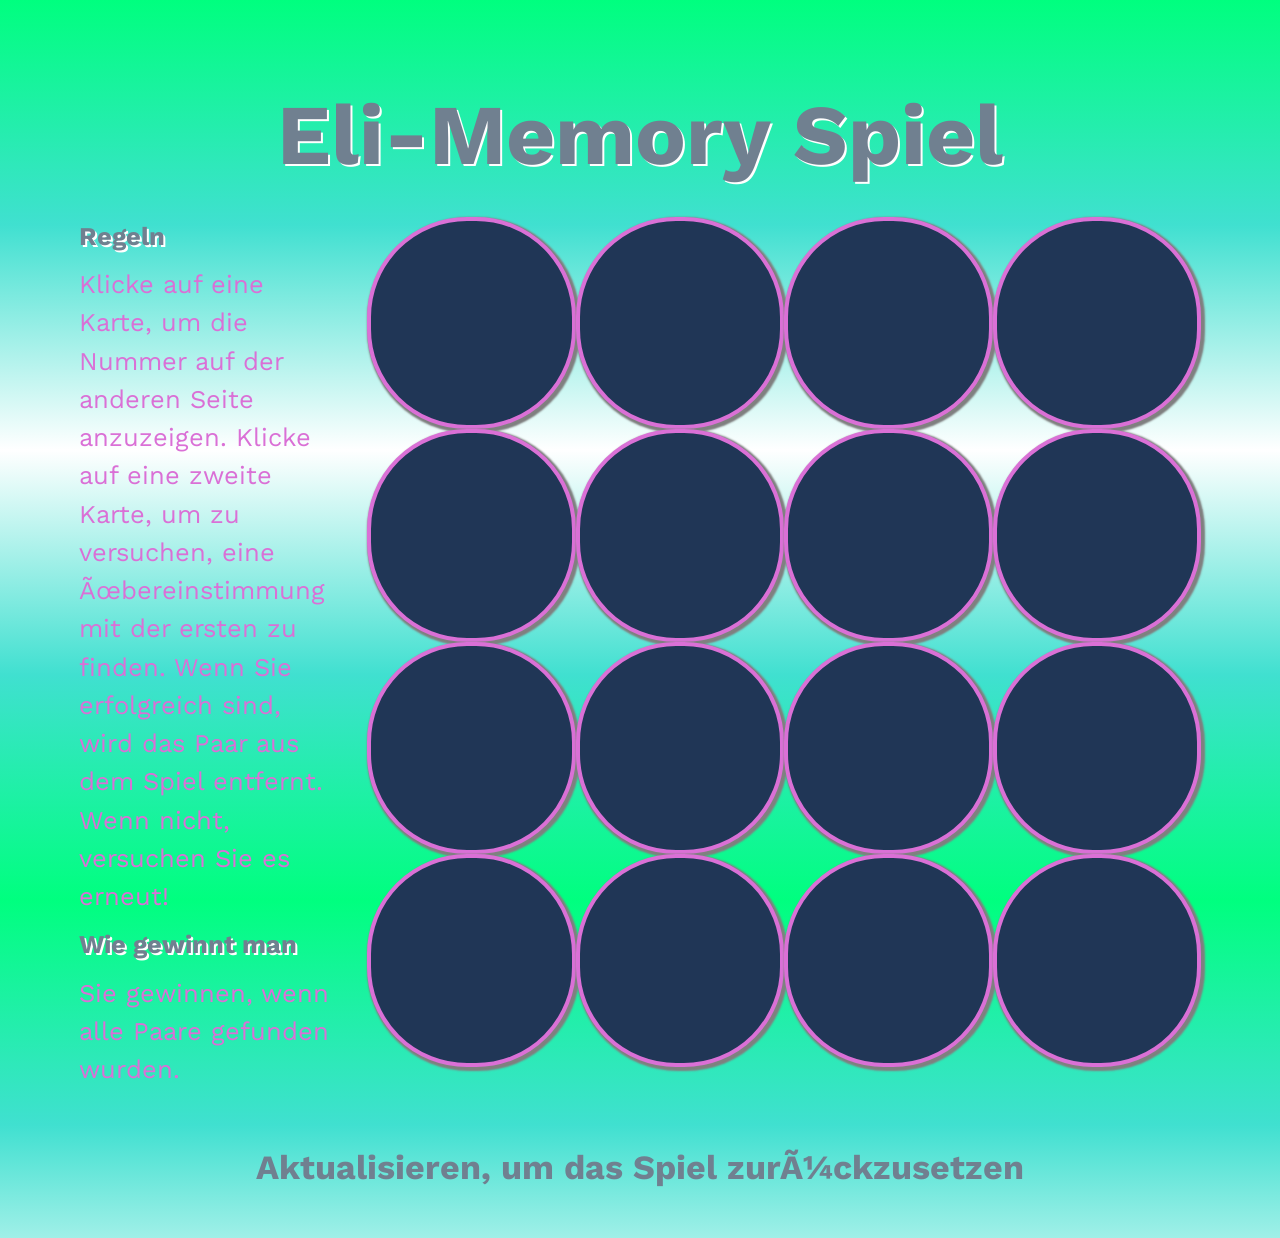
<file: index.html>
<!DOCTYPE html>
<html>
<head>
  <title>Emmory</title>
<!--FAVICON-->
  <link rel="icon" href="./project/favicon.png" type="image/x-icon"/>
<!--GOOGLE FONTS-->
  <link href="https://fonts.googleapis.com/css?family=Work+Sans:400,700,900" rel="stylesheet">
<!--Stylesheets-->
  <link type="text/css" rel="stylesheet" href="./project/resources/css/reset.css">
  <link rel="stylesheet" href="https://maxcdn.bootstrapcdn.com/bootstrap/3.3.6/css/bootstrap.min.css" integrity="sha384-1q8mTJOASx8j1Au+a5WDVnPi2lkFfwwEAa8hDDdjZlpLegxhjVME1fgjWPGmkzs7" crossorigin="anonymous">
  <link type="text/css" rel="stylesheet" href="./project/resources/css/style.css">
</head>
<body>
  <div class="container">
    <div class="row">
      <div class="instructions col-md-12 col-sm-12">
        <h1>Eli-Memory Spiel</h1>
      </div>
    </div>
    <div class="row">

      <div class="instructions col-md-3 col-sm-12">

        <p class="bold">Regeln</p>
        <p>Klicke auf eine Karte, um die Nummer auf der anderen Seite anzuzeigen. Klicke auf eine zweite Karte, um zu versuchen, eine Übereinstimmung mit der ersten zu finden. Wenn Sie erfolgreich sind, wird das Paar aus dem Spiel entfernt. Wenn nicht, versuchen Sie es erneut!</p>
        <p class="bold">Wie gewinnt man</p>
        <p>Sie gewinnen, wenn alle Paare gefunden wurden.</p>
      </div>

      <div class="col-md-9 col-sm-12" id="game">

          <!--<div class="card col-xs-3">
          </div>
          <div class="card col-xs-3">
          </div>
          <div class="card col-xs-3">
          </div>
          <div class="card col-xs-3">
          </div>
          <div class="card col-xs-3">
          </div>
          <div class="card col-xs-3">
          </div>
          <div class="card col-xs-3">
          </div>
          <div class="card col-xs-3">
          </div>
          <div class="card col-xs-3">
          </div>
          <div class="card col-xs-3">
          </div>
          <div class="card col-xs-3">
          </div>
          <div class="card col-xs-3">
          </div>
          <div class="card col-xs-3">
          </div>
          <div class="card col-xs-3">
          </div>
          <div class="card col-xs-3">
          </div>
          <div class="card col-xs-3">
          </div>


      </div>-->


    </div>
    <div class="row">
      <div class="instructions col-md-12 col-sm-12">
        <h3 class="big" >Aktualisieren, um das Spiel zurückzusetzen</h3>
      </div>
    </div>
  </div>



  <script
    src="https://code.jquery.com/jquery-3.1.1.min.js"
    integrity="sha256-hVVnYaiADRTO2PzUGmuLJr8BLUSjGIZsDYGmIJLv2b8="
    crossorigin="anonymous"></script>
  <script type="text/javascript" src="./project/resources/js/match-game.js"></script>
  <script type="text/javascript" src="./project/resources/js/tests.js"></script>
</body>
</html>
</file>
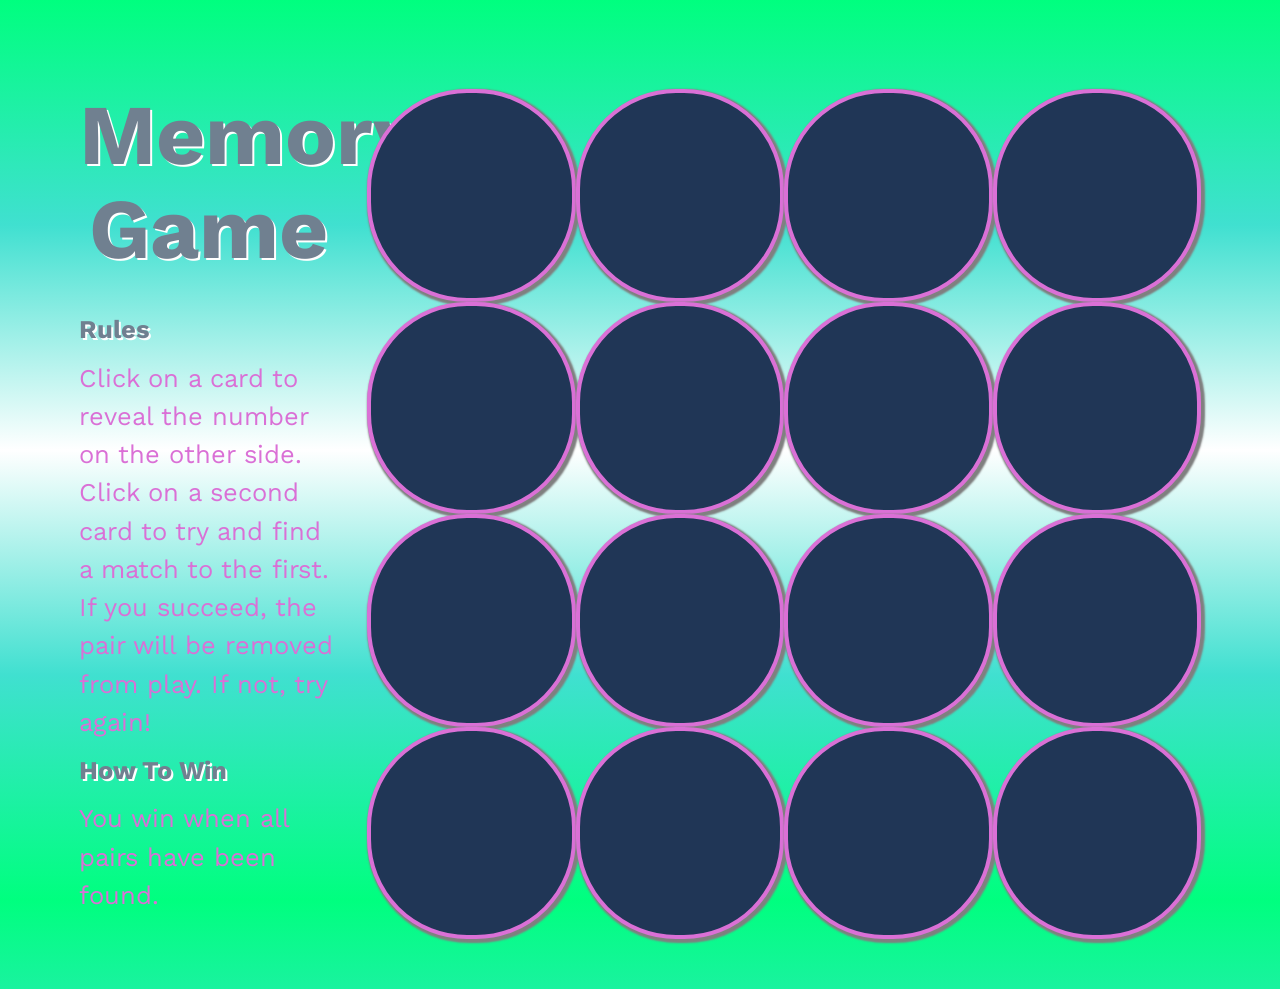
<file: project/index.html>
<!DOCTYPE html>
<html>
<head>
  <title>Match Game</title>
<!--FAVICON-->
  <link rel="icon" href="favicon.png" type="image/x-icon"/>
<!--GOOGLE FONTS-->
  <link href="https://fonts.googleapis.com/css?family=Work+Sans:400,700,900" rel="stylesheet">
<!--Stylesheets-->
  <link type="text/css" rel="stylesheet" href="./resources/css/reset.css">
  <link rel="stylesheet" href="https://maxcdn.bootstrapcdn.com/bootstrap/3.3.6/css/bootstrap.min.css" integrity="sha384-1q8mTJOASx8j1Au+a5WDVnPi2lkFfwwEAa8hDDdjZlpLegxhjVME1fgjWPGmkzs7" crossorigin="anonymous">
  <link type="text/css" rel="stylesheet" href="./resources/css/style.css">
</head>
<body>
  <div class="container">
    <div class="row">

      <div class="instructions col-md-3 col-sm-12">
        <h1>Memory Game</h1>
        <p class="bold">Rules</p>
        <p>Click on a card to reveal the number on the other side. Click on a second card to try and find a match to the first. If you succeed, the pair will be removed from play. If not, try again!</p>
        <p class="bold">How To Win</p>
        <p>You win when all pairs have been found.</p>
      </div>

      <div class="col-md-9 col-sm-12" id="game">

          <!--<div class="card col-xs-3">
          </div>
          <div class="card col-xs-3">
          </div>
          <div class="card col-xs-3">
          </div>
          <div class="card col-xs-3">
          </div>
          <div class="card col-xs-3">
          </div>
          <div class="card col-xs-3">
          </div>
          <div class="card col-xs-3">
          </div>
          <div class="card col-xs-3">
          </div>
          <div class="card col-xs-3">
          </div>
          <div class="card col-xs-3">
          </div>
          <div class="card col-xs-3">
          </div>
          <div class="card col-xs-3">
          </div>
          <div class="card col-xs-3">
          </div>
          <div class="card col-xs-3">
          </div>
          <div class="card col-xs-3">
          </div>
          <div class="card col-xs-3">
          </div>


      </div>-->

    </div>
  </div>



  <script
    src="https://code.jquery.com/jquery-3.1.1.min.js"
    integrity="sha256-hVVnYaiADRTO2PzUGmuLJr8BLUSjGIZsDYGmIJLv2b8="
    crossorigin="anonymous"></script>
  <script type="text/javascript" src="./resources/js/match-game.js"></script>
  <script type="text/javascript" src="./resources/js/tests.js"></script>
</body>
</html>
</file>
<file: project/resources/css/style.css>
html, body {
  font-size: 17px;
  font-family: "Work Sans", sans-serif;
  /*background-color: gray;*/

  /*background-position: center;
  background-repeat: no-repeat;
  background-size: cover;*/
  margin: 0;
  height: 100%;
}
body {
  min-height: 100%;
  margin: 0;
  background-image:linear-gradient(#00ff7f, #40e0d0, white, #40e0d0, #00ff7f);

}
h1 {
  font-weight: bold;
  font-size: 5rem;
  color: #708090;
  margin-top: 0;
  margin-bottom: 2rem;
  text-shadow: 2px 2px white;
  text-align: center;
}
h3 {
  text-align: center;
  font-weight: bold;
  color:#708090;
  font-size: 2rem;
  margin: 3rem;
}
p {
  /*color: rgb(74, 74, 74);*/
  color: 	#da70d6;
  font-size: 1.5rem;
}
span {
  font-weight: 900;
  font-size: 7rem;
  color: #b8860b;
}
.bold {
  font-weight: bold;
  color:#708090;
  font-size: 1.5rem;
  text-shadow: 2px 2px white;
}


.instructions {
  line-height: 1.5;
}
.container {
  margin-top: 5.25rem;
  width: 90%;
  height: 100%;
}
.card {
  display: flex;
  align-items: center;
  justify-content: center;
  height: 12.5rem;
  max-width: 12.5rem;
  background-color: rgb(32, 54, 86);
  border: 4px solid #da70d6;
  border-radius: 100px;
  box-shadow: 2px 2px 2px 2px gray, 2px 2px 2px black, 2px 2px 2px white;
  font-weight: 900;
  font-size: 7rem;
  color: rgb(255, 255, 255);


}
.card:active {

}
.card:hover {
  cursor: pointer;
  /*background-image: linear-gradient(#da70d6, #dda0dd, #d8bfd8, white);*/
}

@media only screen and (max-width: 680px) {
  h1 {
    font-size: 5rem;
    text-align: center;
  }
  p {
    font-size: 2.5rem;
  }
  .bold {
    font-size: 2.5rem;
  }
  #game {
    margin: 1rem 0.5rem;
  }
  .big {
    font-size: 2rem;
  }
  h3 {
    text-align: center;
    font-weight: bold;
    color:#708090;
    font-size: 3.5rem;
    margin: 3rem;
  }
  .card {margin: 5px;}
  .card:hover {
    background-image: none;
  }
}

@media only screen (max-width: 480px) {
  h3 {
    font-size: 2.5rem;
  }
}
</file>
